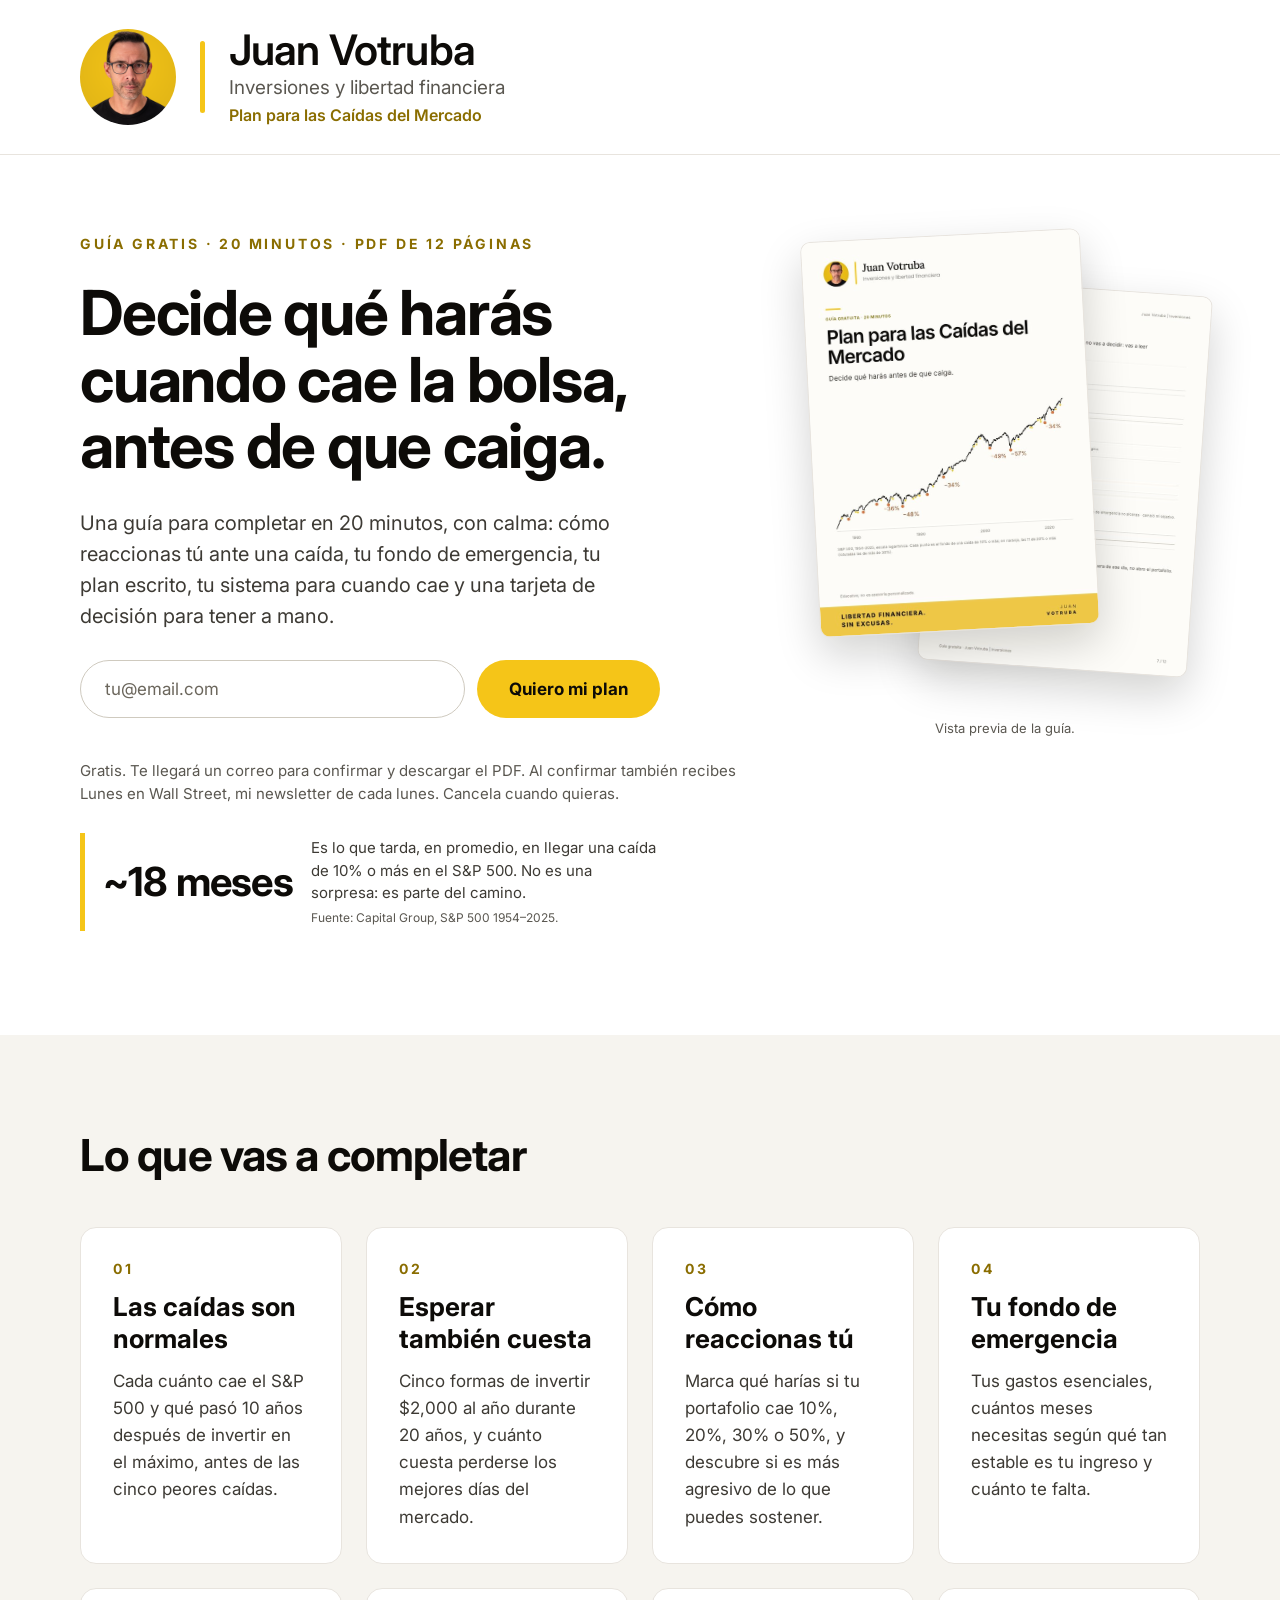
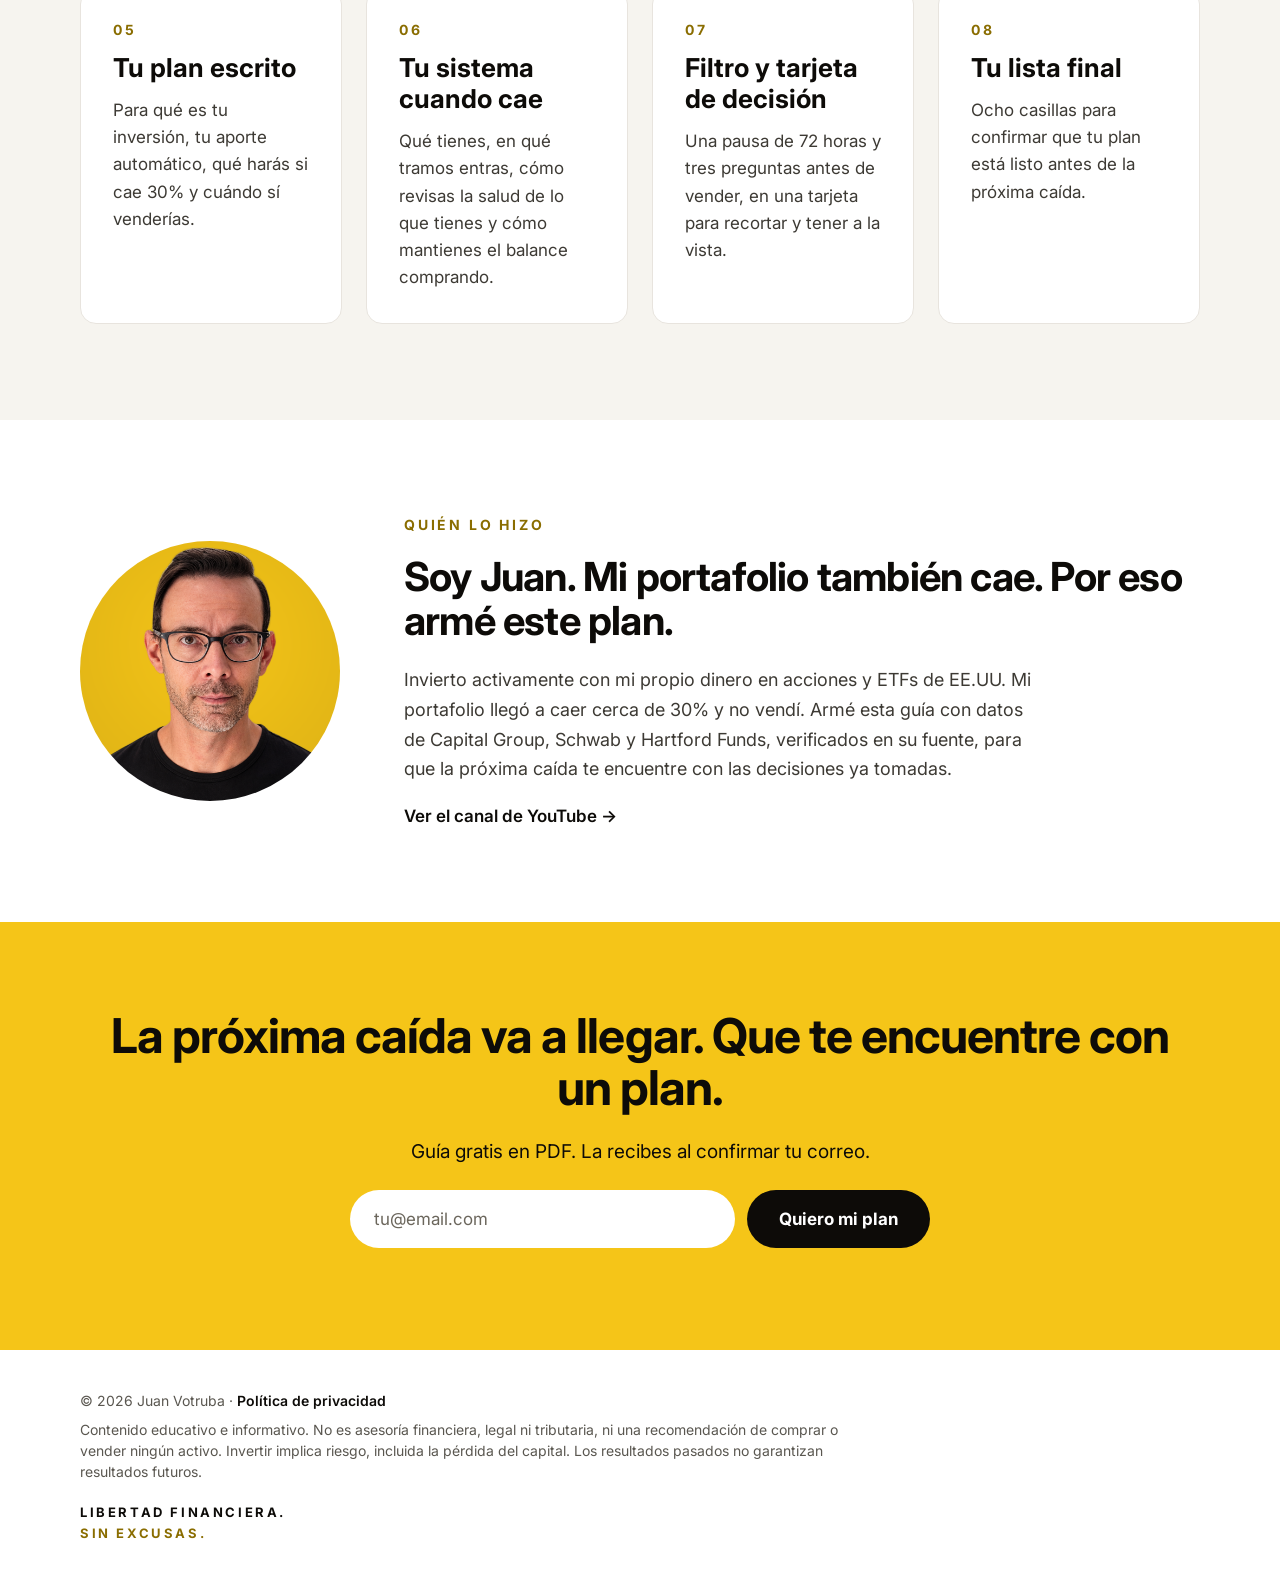
<file: index.html>
<!doctype html>
<html lang="es">
<head>
<meta charset="utf-8">
<meta name="viewport" content="width=device-width, initial-scale=1">
<title>Plan para las Caídas del Mercado · Guía gratis de Juan Votruba</title>
<meta name="description" content="Decide qué harás antes de que caiga la bolsa: cómo reaccionas tú, tu fondo de emergencia, tu plan escrito, tu sistema para cuando cae y una tarjeta de decisión. Guía gratis en PDF.">
<meta property="og:type" content="website">
<meta property="og:title" content="Plan para las Caídas del Mercado">
<meta property="og:description" content="Decide en calma qué harás cuando el mercado caiga. Guía gratis de 20 minutos para completar e imprimir.">
<meta property="og:url" content="https://anticaida.juanvotruba.com/">
<meta property="og:image" content="https://anticaida.juanvotruba.com/avatar.png">
<link rel="icon" href="avatar.png">
<link rel="preconnect" href="https://fonts.googleapis.com">
<link rel="preconnect" href="https://fonts.gstatic.com" crossorigin>
<link href="https://fonts.googleapis.com/css2?family=Inter:wght@400;600;700&display=swap" rel="stylesheet">
<link rel="stylesheet" href="styles.css">
</head>
<body>

<header class="top">
<div class="wrap">
<div class="avatar"><img src="avatar.png" alt="Juan Votruba" width="96" height="96"></div>
<div class="bar"></div>
<div class="brand">
<b>Juan Votruba</b>
<span>Inversiones y libertad financiera</span>
<i>Plan para las Caídas del Mercado</i>
</div>
</div>
</header>

<main>
<section class="hero">
<div class="wrap">
<div class="hero-l">
<div class="eyebrow">Guía gratis · 20 minutos · PDF de 12 páginas</div>
<h1>Decide qué harás cuando cae la bolsa, antes de que caiga.</h1>
<p class="lead">Una guía para completar en 20 minutos, con calma: cómo reaccionas tú ante una caída, tu fondo de emergencia, tu plan escrito, tu sistema para cuando cae y una tarjeta de decisión para tener a mano.</p>

<form class="signup" data-kit action="https://app.kit.com/forms/10223295/subscriptions" method="post">
<label class="sr" for="email-hero">Tu email</label>
<input id="email-hero" type="email" name="email_address" placeholder="tu@email.com" autocomplete="email" required>
<button type="submit">Quiero mi plan</button>
</form>
<p class="msg" role="status" aria-live="polite"></p>
<div class="micro">Gratis. Te llegará un correo para confirmar y descargar el PDF. Al confirmar también recibes Lunes en Wall Street, mi newsletter de cada lunes. Cancela cuando quieras.</div>

<div class="stat">
<b>~18 meses</b>
<p>Es lo que tarda, en promedio, en llegar una caída de 10% o más en el S&amp;P 500. No es una sorpresa: es parte del camino.<small>Fuente: Capital Group, S&amp;P 500 1954–2025.</small></p>
</div>
</div>

<div class="hero-r">
<div class="pdf" aria-hidden="true">
<img class="sheet back" src="pagina-plan.jpg" alt="" width="620" height="877">
<img class="sheet front" src="portada.jpg" alt="" width="620" height="877">
</div>
<div class="cap">Vista previa de la guía.</div>
</div>
</div>
</section>

<section class="band-c">
<div class="wrap">
<h2>Lo que vas a completar</h2>
<div class="cards six">
<div class="cardx"><small>01</small><h3>Las caídas son normales</h3><p>Cada cuánto cae el S&amp;P 500 y qué pasó 10 años después de invertir en el máximo, antes de las cinco peores caídas.</p></div>
<div class="cardx"><small>02</small><h3>Esperar también cuesta</h3><p>Cinco formas de invertir $2,000 al año durante 20 años, y cuánto cuesta perderse los mejores días del mercado.</p></div>
<div class="cardx"><small>03</small><h3>Cómo reaccionas tú</h3><p>Marca qué harías si tu portafolio cae 10%, 20%, 30% o 50%, y descubre si es más agresivo de lo que puedes sostener.</p></div>
<div class="cardx"><small>04</small><h3>Tu fondo de emergencia</h3><p>Tus gastos esenciales, cuántos meses necesitas según qué tan estable es tu ingreso y cuánto te falta.</p></div>
<div class="cardx"><small>05</small><h3>Tu plan escrito</h3><p>Para qué es tu inversión, tu aporte automático, qué harás si cae 30% y cuándo sí venderías.</p></div>
<div class="cardx"><small>06</small><h3>Tu sistema cuando cae</h3><p>Qué tienes, en qué tramos entras, cómo revisas la salud de lo que tienes y cómo mantienes el balance comprando.</p></div>
<div class="cardx"><small>07</small><h3>Filtro y tarjeta de decisión</h3><p>Una pausa de 72 horas y tres preguntas antes de vender, en una tarjeta para recortar y tener a la vista.</p></div>
<div class="cardx"><small>08</small><h3>Tu lista final</h3><p>Ocho casillas para confirmar que tu plan está listo antes de la próxima caída.</p></div>
</div>
</div>
</section>

<section class="about">
<div class="wrap">
<div class="avatar"><img src="avatar.png" alt="Juan Votruba" width="260" height="260" loading="lazy"></div>
<div class="about-t">
<div class="eyebrow">Quién lo hizo</div>
<h2>Soy Juan. Mi portafolio también cae. Por eso armé este plan.</h2>
<p>Invierto activamente con mi propio dinero en acciones y ETFs de EE.UU. Mi portafolio llegó a caer cerca de 30% y no vendí. Armé esta guía con datos de Capital Group, Schwab y Hartford Funds, verificados en su fuente, para que la próxima caída te encuentre con las decisiones ya tomadas.</p>
<a class="lnk" href="https://www.youtube.com/@juanvotruba">Ver el canal de YouTube →</a>
</div>
</div>
</section>

<section class="cta">
<div class="wrap">
<h2>La próxima caída va a llegar. Que te encuentre con un plan.</h2>
<p>Guía gratis en PDF. La recibes al confirmar tu correo.</p>
<form class="signup" data-kit action="https://app.kit.com/forms/10223295/subscriptions" method="post">
<label class="sr" for="email-cta">Tu email</label>
<input id="email-cta" type="email" name="email_address" placeholder="tu@email.com" autocomplete="email" required>
<button type="submit">Quiero mi plan</button>
</form>
<p class="msg" role="status" aria-live="polite"></p>
</div>
</section>
</main>

<footer class="foot">
<div class="wrap">
<div class="l">
<div>© 2026 Juan Votruba · <a href="privacidad.html">Política de privacidad</a></div>
<div>Contenido educativo e informativo. No es asesoría financiera, legal ni tributaria, ni una recomendación de comprar o vender ningún activo. Invertir implica riesgo, incluida la pérdida del capital. Los resultados pasados no garantizan resultados futuros.</div>
</div>
<div class="tag">LIBERTAD FINANCIERA.<br><span>SIN EXCUSAS.</span></div>
</div>
</footer>

<script src="form.js"></script>
</body>
</html>
</file>
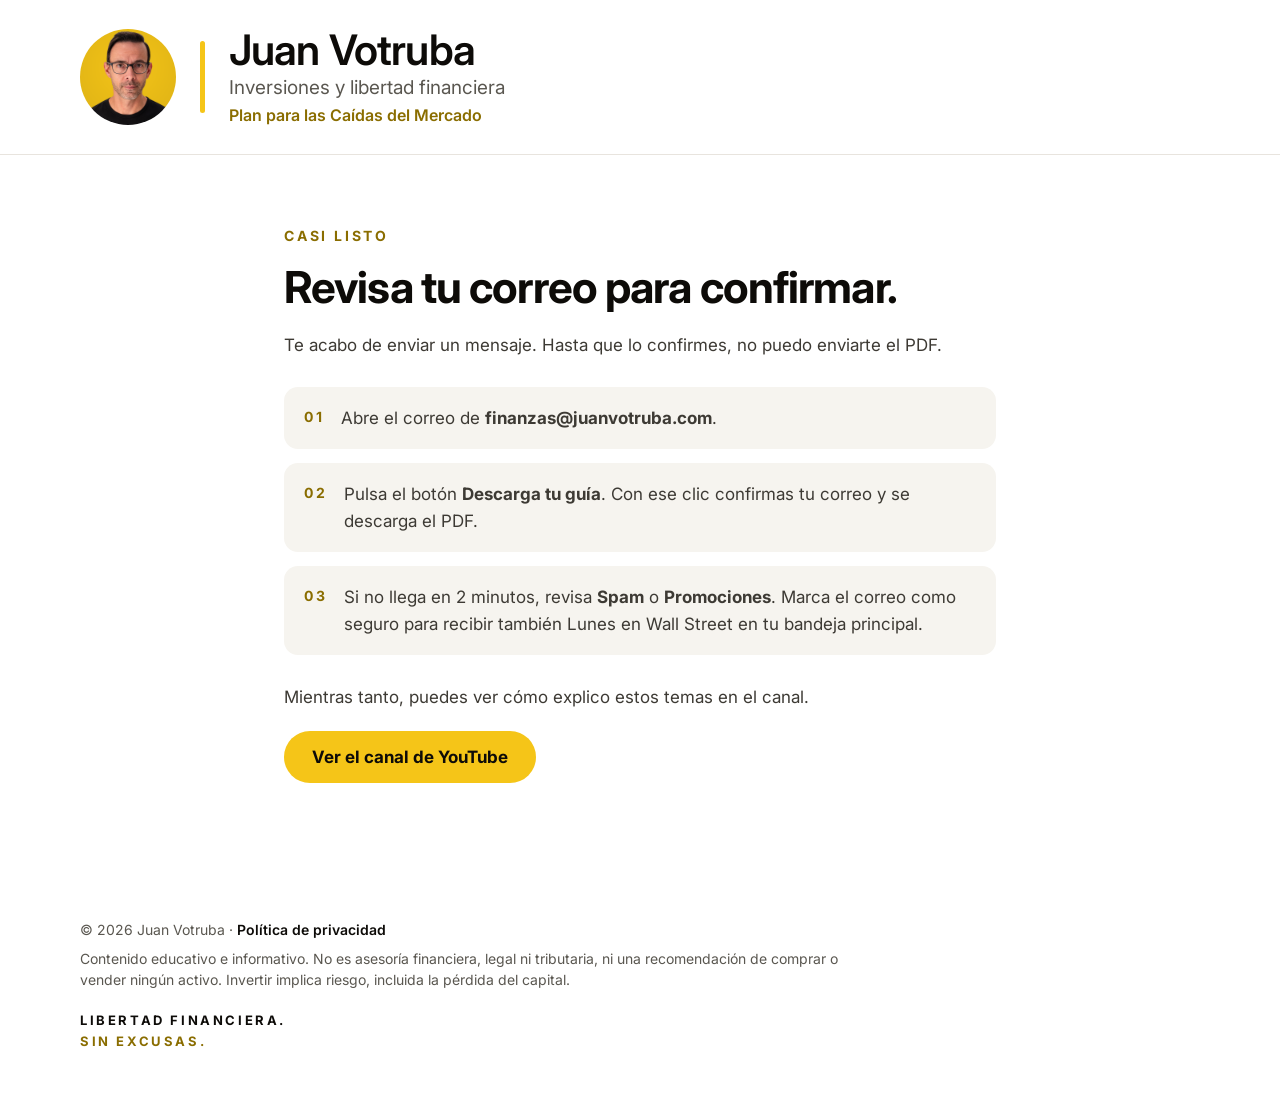
<file: gracias.html>
<!doctype html>
<html lang="es">
<head>
<meta charset="utf-8">
<meta name="viewport" content="width=device-width, initial-scale=1">
<meta name="robots" content="noindex">
<title>Revisa tu correo · Plan para las Caídas del Mercado</title>
<link rel="icon" href="avatar.png">
<link rel="preconnect" href="https://fonts.googleapis.com">
<link rel="preconnect" href="https://fonts.gstatic.com" crossorigin>
<link href="https://fonts.googleapis.com/css2?family=Inter:wght@400;600;700&display=swap" rel="stylesheet">
<link rel="stylesheet" href="styles.css">
</head>
<body>
<header class="top">
<div class="wrap">
<div class="avatar"><img src="avatar.png" alt="Juan Votruba" width="96" height="96"></div>
<div class="bar"></div>
<div class="brand"><b>Juan Votruba</b><span>Inversiones y libertad financiera</span><i>Plan para las Caídas del Mercado</i></div>
</div>
</header>
<main class="page">
<div class="eyebrow">Casi listo</div>
<h1>Revisa tu correo para confirmar.</h1>
<p>Te acabo de enviar un mensaje. Hasta que lo confirmes, no puedo enviarte el PDF.</p>
<div class="steps">
<div class="step"><small>01</small><p>Abre el correo de <strong>finanzas@juanvotruba.com</strong>.</p></div>
<div class="step"><small>02</small><p>Pulsa el botón <strong>Descarga tu guía</strong>. Con ese clic confirmas tu correo y se descarga el PDF.</p></div>
<div class="step"><small>03</small><p>Si no llega en 2 minutos, revisa <strong>Spam</strong> o <strong>Promociones</strong>. Marca el correo como seguro para recibir también Lunes en Wall Street en tu bandeja principal.</p></div>
</div>
<p>Mientras tanto, puedes ver cómo explico estos temas en el canal.</p>
<a class="btn" href="https://www.youtube.com/@juanvotruba">Ver el canal de YouTube</a>
</main>
<footer class="foot">
<div class="wrap">
<div class="l">
<div>© 2026 Juan Votruba · <a href="privacidad.html">Política de privacidad</a></div>
<div>Contenido educativo e informativo. No es asesoría financiera, legal ni tributaria, ni una recomendación de comprar o vender ningún activo. Invertir implica riesgo, incluida la pérdida del capital.</div>
</div>
<div class="tag">LIBERTAD FINANCIERA.<br><span>SIN EXCUSAS.</span></div>
</div>
</footer>
</body>
</html>
</file>
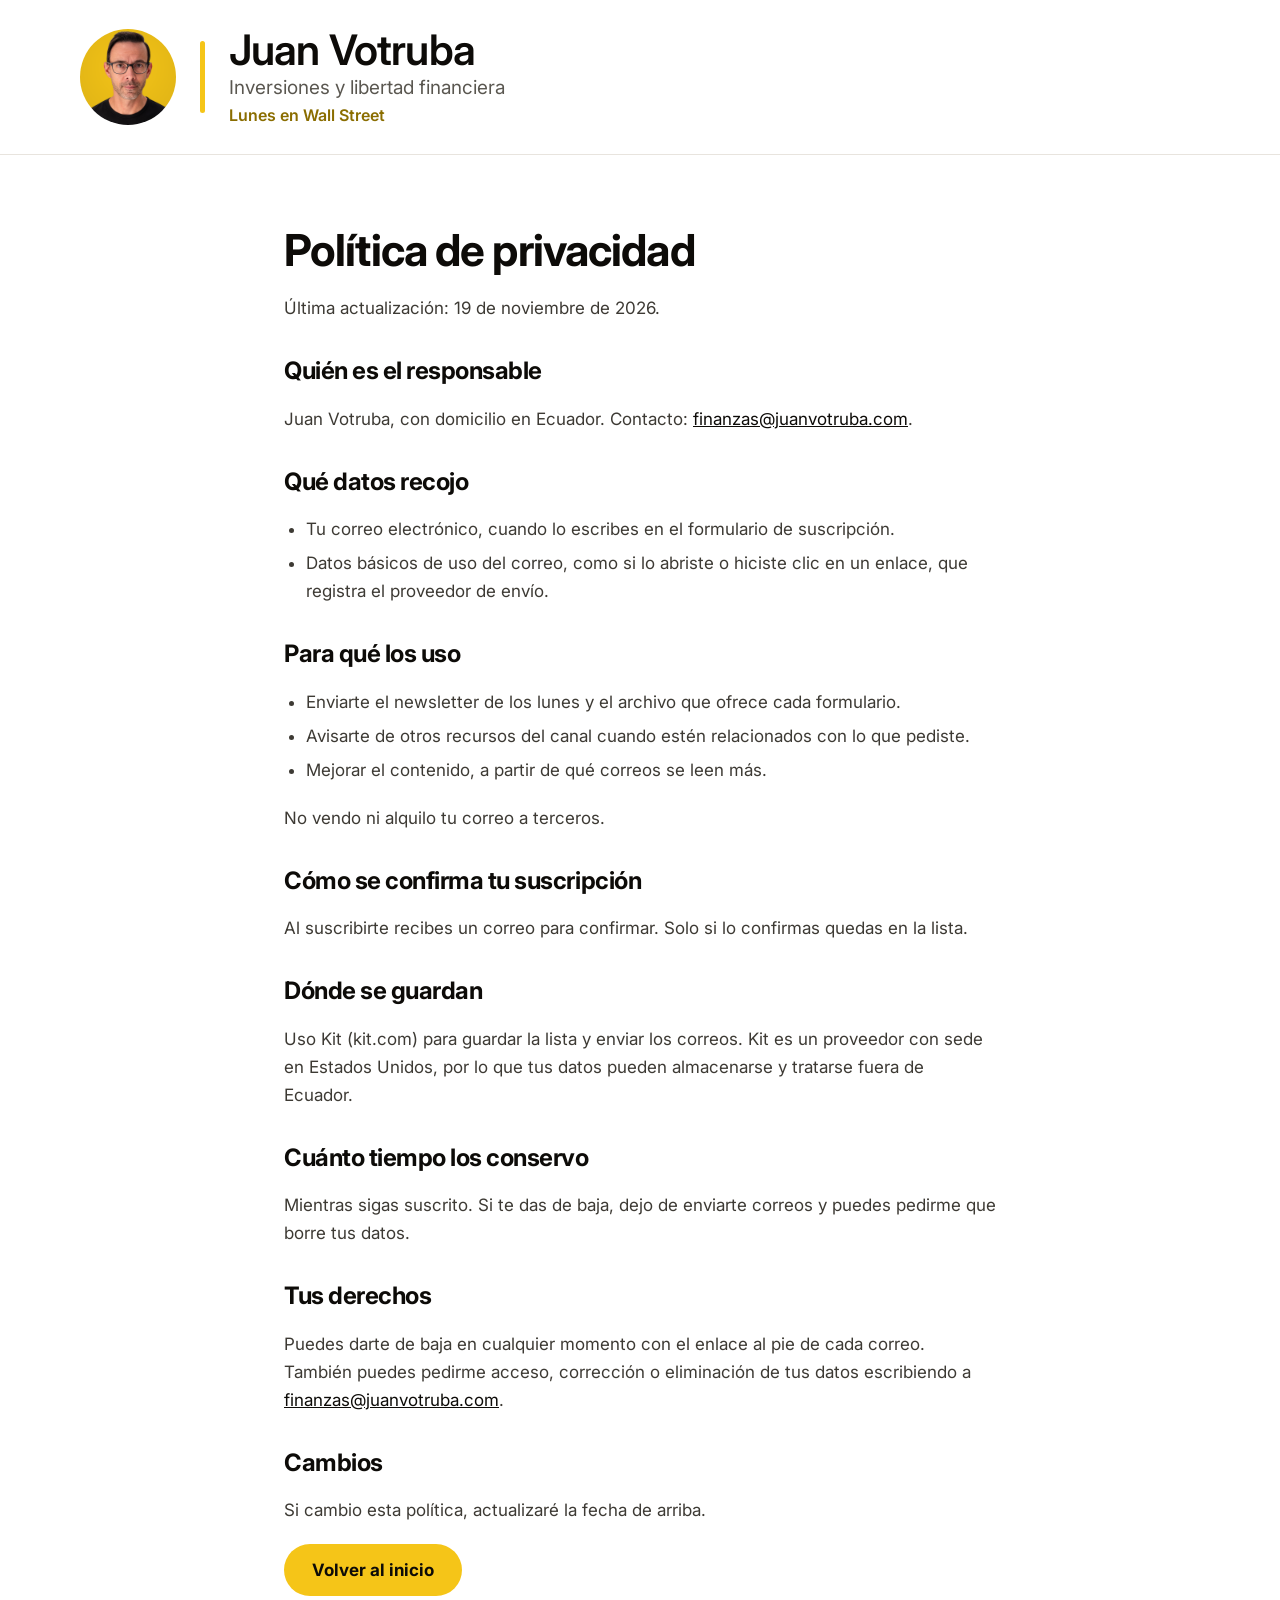
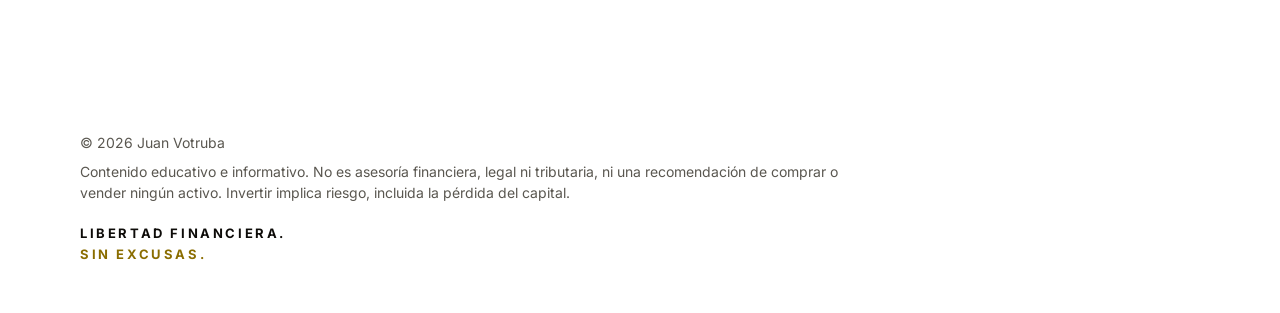
<file: privacidad.html>
<!doctype html>
<html lang="es">
<head>
<meta charset="utf-8">
<meta name="viewport" content="width=device-width, initial-scale=1">
<title>Política de privacidad · Juan Votruba</title>
<link rel="icon" href="avatar.png">
<link rel="preconnect" href="https://fonts.googleapis.com">
<link rel="preconnect" href="https://fonts.gstatic.com" crossorigin>
<link href="https://fonts.googleapis.com/css2?family=Inter:wght@400;600;700&display=swap" rel="stylesheet">
<link rel="stylesheet" href="styles.css">
</head>
<body>
<header class="top">
<div class="wrap">
<div class="avatar"><img src="avatar.png" alt="Juan Votruba" width="96" height="96"></div>
<div class="bar"></div>
<div class="brand"><b>Juan Votruba</b><span>Inversiones y libertad financiera</span><i>Lunes en Wall Street</i></div>
</div>
</header>
<main class="page">
<h1>Política de privacidad</h1>
<p>Última actualización: 19 de noviembre de 2026.</p>

<h2>Quién es el responsable</h2>
<p>Juan Votruba, con domicilio en Ecuador. Contacto: <a href="mailto:finanzas@juanvotruba.com">finanzas@juanvotruba.com</a>.</p>

<h2>Qué datos recojo</h2>
<ul>
<li>Tu correo electrónico, cuando lo escribes en el formulario de suscripción.</li>
<li>Datos básicos de uso del correo, como si lo abriste o hiciste clic en un enlace, que registra el proveedor de envío.</li>
</ul>

<h2>Para qué los uso</h2>
<ul>
<li>Enviarte el newsletter de los lunes y el archivo que ofrece cada formulario.</li>
<li>Avisarte de otros recursos del canal cuando estén relacionados con lo que pediste.</li>
<li>Mejorar el contenido, a partir de qué correos se leen más.</li>
</ul>
<p>No vendo ni alquilo tu correo a terceros.</p>

<h2>Cómo se confirma tu suscripción</h2>
<p>Al suscribirte recibes un correo para confirmar. Solo si lo confirmas quedas en la lista.</p>

<h2>Dónde se guardan</h2>
<p>Uso Kit (kit.com) para guardar la lista y enviar los correos. Kit es un proveedor con sede en Estados Unidos, por lo que tus datos pueden almacenarse y tratarse fuera de Ecuador.</p>

<h2>Cuánto tiempo los conservo</h2>
<p>Mientras sigas suscrito. Si te das de baja, dejo de enviarte correos y puedes pedirme que borre tus datos.</p>

<h2>Tus derechos</h2>
<p>Puedes darte de baja en cualquier momento con el enlace al pie de cada correo. También puedes pedirme acceso, corrección o eliminación de tus datos escribiendo a <a href="mailto:finanzas@juanvotruba.com">finanzas@juanvotruba.com</a>.</p>

<h2>Cambios</h2>
<p>Si cambio esta política, actualizaré la fecha de arriba.</p>

<a class="btn" href="index.html">Volver al inicio</a>
</main>
<footer class="foot">
<div class="wrap">
<div class="l">
<div>© 2026 Juan Votruba</div>
<div>Contenido educativo e informativo. No es asesoría financiera, legal ni tributaria, ni una recomendación de comprar o vender ningún activo. Invertir implica riesgo, incluida la pérdida del capital.</div>
</div>
<div class="tag">LIBERTAD FINANCIERA.<br><span>SIN EXCUSAS.</span></div>
</div>
</footer>
</body>
</html>
</file>
<file: styles.css>
:root{
  --ink:#0D0B08; --body:#3d3a34; --muted:#5a5750; --muted2:#6b665c;
  --cream:#F6F4EF; --card:#F4F3EF; --line:#E8E4DE; --ocre:#8a6d00; --yellow:#F5C518;
  --sf:-apple-system,BlinkMacSystemFont,"SF Pro Display","SF Pro Text",Inter,"Helvetica Neue",Arial,sans-serif;
}
*{box-sizing:border-box}
html{-webkit-text-size-adjust:100%}
body{margin:0;background:#fff;color:var(--ink);font-family:var(--sf);-webkit-font-smoothing:antialiased}
a{color:var(--ink)}a:hover{color:var(--ocre)}
img{display:block}
.sr{position:absolute;width:1px;height:1px;overflow:hidden;white-space:nowrap;clip:rect(0 0 0 0)}
.wrap{max-width:1200px;margin:0 auto;padding-left:40px;padding-right:40px}

.top{border-bottom:1px solid var(--line)}
.top .wrap{display:flex;align-items:center;gap:24px;padding-top:28px;padding-bottom:28px}
.avatar{border-radius:50%;overflow:hidden;background:var(--yellow);flex:0 0 auto}
.avatar img{width:100%;height:100%;object-fit:cover}
.top .avatar{width:96px;height:96px}
.bar{width:5px;height:72px;flex:0 0 5px;border-radius:3px;background:var(--yellow)}
.brand{display:flex;flex-direction:column;gap:4px;min-width:0}
.brand b{font-size:42px;line-height:1.05;font-weight:600;letter-spacing:-.02em}
.brand span{font-size:19px;line-height:1.3;color:var(--muted)}
.brand i{font-style:normal;font-size:16px;line-height:1.3;font-weight:600;color:#8a6d00}

.hero .wrap{display:flex;flex-wrap:wrap;gap:72px;align-items:flex-start;padding-top:80px;padding-bottom:104px}
.hero-l{flex:1 1 520px;min-width:0;display:flex;flex-direction:column;gap:28px}
.eyebrow{font-size:14px;font-weight:700;letter-spacing:.2em;text-transform:uppercase;color:var(--ocre)}
h1{margin:0;font-size:62px;line-height:1.08;font-weight:700;letter-spacing:-.02em}
h1 mark{background:none;color:inherit;box-shadow:inset 0 -.34em 0 var(--yellow);-webkit-box-decoration-break:clone;box-decoration-break:clone;padding:0 .06em}
.lead{margin:0;font-size:20px;line-height:1.55;color:var(--body);max-width:540px}

.signup{display:flex;flex-wrap:wrap;gap:12px;max-width:580px}
.signup input{flex:1 1 260px;min-width:0;height:58px;padding:0 24px;font:inherit;font-size:17px;border:1.5px solid #CFCABF;border-radius:999px;background:#fff;color:var(--ink)}
.signup input::placeholder{color:var(--muted2)}
.signup input:focus-visible,.signup button:focus-visible{outline:3px solid var(--ink);outline-offset:2px}
.signup button{height:58px;padding:0 32px;font:inherit;font-size:17px;font-weight:700;border:0;border-radius:999px;background:var(--yellow);color:var(--ink);cursor:pointer}
.signup button:hover{filter:brightness(.96)}
.signup button[disabled]{opacity:.6;cursor:default}
.micro{font-size:15px;line-height:1.5;color:var(--muted)}
.msg{font-size:15px;line-height:1.4;min-height:0;margin:-14px 0 0}
.msg.err{color:#9b1c1c}

.bonus{max-width:580px;background:var(--cream);border-radius:16px;padding:18px 20px;display:flex;gap:18px;align-items:center}
.cover{width:66px;height:88px;flex:0 0 66px;background:var(--ink);border-radius:6px;padding:10px 8px;display:flex;flex-direction:column;justify-content:space-between}
.cover u{display:block;width:22px;height:3px;background:var(--yellow)}
.cover s{text-decoration:none;font-size:10px;line-height:1.2;font-weight:700;color:#fff}
.bonus div{display:flex;flex-direction:column;gap:5px;min-width:0}
.bonus em{font-style:normal;font-size:12px;font-weight:700;letter-spacing:.14em;text-transform:uppercase;color:var(--ocre)}
.bonus strong{font-size:18px;line-height:1.25}
.bonus p{margin:0;font-size:14px;line-height:1.5;color:var(--body)}

.hero-r{flex:0 1 390px;display:flex;flex-direction:column;align-items:center;gap:14px;margin:0 auto}
.mail{width:360px;max-width:100%;border:1px solid var(--line);border-radius:18px;overflow:hidden;background:#fff;box-shadow:0 16px 40px rgba(13,11,8,.12)}
.mail-h{padding:20px 20px 16px;display:flex;align-items:center;gap:12px;border-bottom:1px solid var(--line)}
.mail-h .avatar{width:48px;height:48px}
.mail-h .bar{width:3px;height:36px;flex-basis:3px}
.mail-h .nm{display:flex;flex-direction:column;gap:2px}
.mail-h .nm b{font-family:Lora,Georgia,serif;font-size:19px;line-height:1.1;font-weight:500}
.mail-h .nm span{font-family:Poppins,Inter,sans-serif;font-size:11px;line-height:1.3;color:var(--muted)}
.mail-b{padding:20px 20px 24px;display:flex;flex-direction:column;gap:14px;font-size:14px;line-height:1.5;color:var(--body)}
.ev{background:var(--card);border-radius:10px;padding:12px 14px;display:flex;gap:12px;align-items:center}
.ev i{width:4px;height:38px;flex:0 0 4px;border-radius:2px;background:var(--yellow)}
.ev span{display:block;font-size:11px;font-weight:700;letter-spacing:.14em;color:var(--muted)}
.ev b{display:block;font-size:17px;letter-spacing:-.01em;color:var(--ink)}
.q{font-weight:700;color:var(--ink)}
.chart{background:var(--card);border-radius:10px;padding:14px;display:flex;flex-direction:column;gap:10px}
.chart h4{margin:0;font-size:14px;line-height:1.25;color:var(--ink)}
.row{display:flex;align-items:center;gap:10px;font-weight:700;color:var(--ink)}
.row .b1{flex:1 1 auto;height:16px;border-radius:4px;background:#B3AFA3}
.row .b2{flex:0 0 22px;height:16px;border-radius:4px;background:var(--yellow)}
.src{font-size:11px;line-height:1.4;color:var(--muted)}
.pill{align-self:flex-start;background:var(--yellow);color:var(--ink);border-radius:999px;padding:10px 20px;font-weight:700}
.cap{font-size:13px;line-height:1.4;color:var(--muted);text-align:center}

.band-c{background:var(--cream)}
.band-c .wrap{padding-top:96px;padding-bottom:96px;display:flex;flex-direction:column;gap:48px}
h2{margin:0;font-size:44px;line-height:1.1;font-weight:700;letter-spacing:-.02em}
.cards{display:flex;flex-wrap:wrap;gap:24px}
.cardx{flex:1 1 300px;min-width:0;background:#fff;border:1px solid var(--line);border-radius:16px;padding:32px;display:flex;flex-direction:column;gap:14px}
.cardx small{font-size:14px;font-weight:700;letter-spacing:.2em;color:var(--ocre)}
.cardx h3{margin:0;font-size:26px;line-height:1.2;font-weight:700}
.cardx p{margin:0;font-size:17px;line-height:1.6;color:var(--body)}

.about .wrap{padding-top:96px;padding-bottom:96px;display:flex;flex-wrap:wrap;gap:64px;align-items:center}
.about .avatar{width:260px;height:260px}
.about-t{flex:1 1 480px;min-width:0;display:flex;flex-direction:column;gap:22px}
.about h2{font-size:40px}
.about p{margin:0;font-size:18px;line-height:1.65;color:var(--body);max-width:640px}
.about a{font-size:17px;font-weight:600}

.cta{background:var(--yellow)}
.cta .wrap{padding-top:88px;padding-bottom:88px;display:flex;flex-direction:column;align-items:center;gap:24px;text-align:center}
.cta h2{font-size:48px;line-height:1.08}
.cta p{margin:0;font-size:19px;line-height:1.5;max-width:600px}
.cta .signup{width:100%;justify-content:center}
.cta .signup input{border:0}
.cta .signup button{background:var(--ink);color:#fff}
.cta .msg{margin:-10px 0 0}

.foot .wrap{padding-top:40px;padding-bottom:48px;display:flex;flex-direction:column;gap:20px}
.foot .l{display:flex;flex-direction:column;gap:8px;font-size:14px;line-height:1.5;color:var(--muted);max-width:760px}
.tag{font-size:13px;font-weight:700;letter-spacing:.2em;line-height:1.6}
.tag span{color:var(--ocre)}

.page{max-width:760px;margin:0 auto;padding:72px 24px 96px;display:flex;flex-direction:column;gap:20px}
.page h1{font-size:44px}
.page h2{font-size:24px;margin-top:16px}
.page p,.page li{font-size:17px;line-height:1.65;color:var(--body);margin:0}
.page ul{margin:0;padding-left:22px;display:flex;flex-direction:column;gap:6px}
.steps{display:flex;flex-direction:column;gap:14px;margin:8px 0}
.step{display:flex;gap:16px;align-items:flex-start;background:var(--cream);border-radius:14px;padding:18px 20px}
.step small{font-size:14px;font-weight:700;letter-spacing:.2em;color:var(--ocre);padding-top:3px}
.step p{margin:0;font-size:17px;line-height:1.55;color:var(--body)}
.btn{display:inline-block;align-self:flex-start;background:var(--yellow);color:var(--ink);border-radius:999px;padding:16px 28px;font-weight:700;font-size:17px;text-decoration:none}
.btn:hover{color:var(--ink);filter:brightness(.96)}

@media (max-width:860px){
  .wrap{padding-left:24px;padding-right:24px}
  .top .wrap{padding-top:20px;padding-bottom:20px;gap:14px}
  .top .avatar{width:68px;height:68px}
  .bar{width:4px;height:54px;flex-basis:4px}
  .brand b{font-size:27px}.brand span{font-size:13px}.brand i{font-size:12px}
  .hero .wrap{padding-top:40px;padding-bottom:56px;gap:44px}
  .hero-l{gap:22px;flex-basis:100%}
  .eyebrow{font-size:12px;letter-spacing:.18em}
  h1{font-size:37px;line-height:1.1}
  .lead{font-size:17px}
  .signup input,.signup button{width:100%;flex:1 1 100%;height:56px}
  .micro{font-size:14px}
  .bonus{padding:16px;gap:14px}
  .cover{width:56px;height:76px;flex-basis:56px;padding:9px 7px}
  .bonus strong{font-size:16px}.bonus p{font-size:13px}.bonus em{font-size:12px}
  .hero-r{flex-basis:100%}
  .band-c .wrap{padding-top:56px;padding-bottom:56px;gap:28px}
  h2{font-size:30px}
  .cardx{padding:24px}.cardx h3{font-size:22px}.cardx p{font-size:16px}
  .about .wrap{padding-top:56px;padding-bottom:56px;gap:20px}
  .about .avatar{width:120px;height:120px}
  .about h2{font-size:28px}.about p{font-size:16px}
  .cta .wrap{padding-top:56px;padding-bottom:56px;align-items:stretch;text-align:left;gap:18px}
  .cta h2{font-size:34px}.cta p{font-size:16px}
  .foot .wrap{padding-top:32px;padding-bottom:40px}
  .page{padding:40px 24px 64px}.page h1{font-size:34px}
}

/* ---- Plan Anticaída ---- */
.pdf{position:relative;width:390px;max-width:100%;height:470px;margin:0 auto}
.sheet{position:absolute;border-radius:10px;box-shadow:0 18px 44px rgba(13,11,8,.18)}
.sheet.back{right:0;top:52px;width:270px;height:382px;background:#fff;border:1px solid var(--line);padding:22px 20px;display:flex;flex-direction:column;gap:12px;transform:rotate(4deg)}
.sheet.back small{font-size:10px;font-weight:700;letter-spacing:.18em;color:var(--ocre)}
.sheet.back b{font-size:17px;line-height:1.2}
.sheet.back .ln{display:flex;align-items:center;gap:8px;font-size:12px;color:var(--body)}
.sheet.back .ln i{width:14px;height:14px;border:1.5px solid #B3AFA3;border-radius:3px;flex:0 0 14px}
.sheet.back .ln u{flex:1;height:1px;background:#D9D4C8}
.sheet.front{left:0;top:0;width:280px;height:396px;background:var(--ink);color:#fff;padding:26px 24px;display:flex;flex-direction:column;justify-content:space-between;overflow:hidden;transform:rotate(-3deg)}
.sheet.front .k{font-size:10px;font-weight:700;letter-spacing:.2em;color:var(--yellow)}
.sheet.front h3{margin:10px 0 0;font-size:34px;line-height:1.02;font-weight:700;letter-spacing:-.02em}
.sheet.front p{margin:8px 0 0;font-size:13px;line-height:1.45;color:#CFCABF}
.sheet.front svg{width:100%;height:110px}
.sheet.front .tg{font-size:9px;font-weight:700;letter-spacing:.2em;line-height:1.5}
.sheet.front .tg span{color:var(--yellow)}
.stat{max-width:580px;display:flex;gap:18px;align-items:center;border-left:5px solid var(--yellow);padding:4px 0 4px 18px}
.stat b{font-size:40px;line-height:1;letter-spacing:-.02em;white-space:nowrap}
.stat p{margin:0;font-size:15px;line-height:1.5;color:var(--body)}
.stat small{display:block;font-size:12px;color:var(--muted);margin-top:4px}
.cards.six .cardx{flex:1 1 320px}
.cardx .pg{font-size:12px;font-weight:700;letter-spacing:.14em;color:var(--muted2)}
@media (max-width:860px){
  .pdf{height:420px;width:330px}
  .sheet.front{width:250px;height:354px;padding:22px 20px}
  .sheet.front h3{font-size:30px}
  .sheet.back{width:220px;height:320px;top:60px}
  .stat{flex-direction:column;align-items:flex-start;gap:8px}
  .stat b{font-size:32px}
}
.lnk{text-decoration:none}
.foot a{text-decoration:none;font-weight:600}
img.sheet{padding:0;object-fit:cover;background:#fff;border:1px solid var(--line)}
img.sheet.front{left:0;top:0;width:280px;height:396px;transform:rotate(-3deg)}
img.sheet.back{right:0;top:52px;width:270px;height:382px;transform:rotate(4deg)}
.cards.six .cardx{flex:1 1 240px}
@media (max-width:860px){img.sheet.front{width:250px;height:354px}img.sheet.back{width:220px;height:311px;top:60px}}
img.sheet.front,img.sheet.back{padding:0;background:#fff;border:1px solid var(--line)}
</file>
